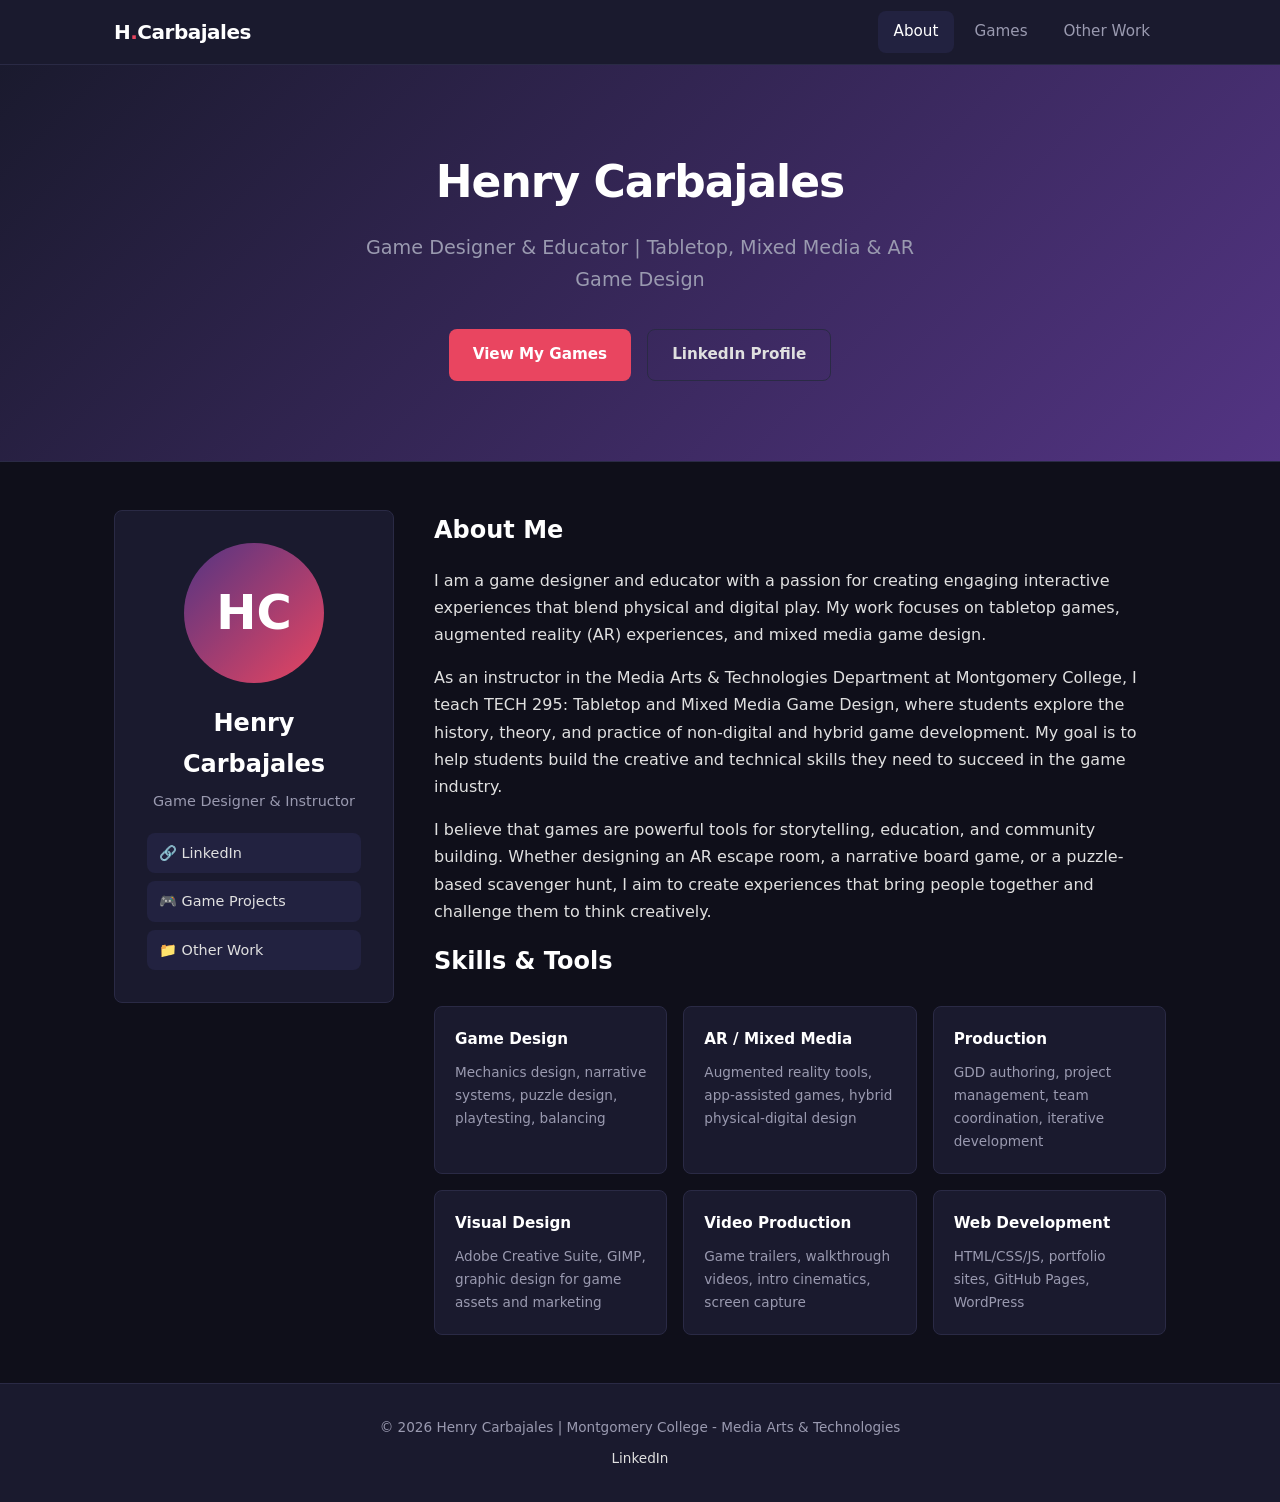
<file: index.html>
<!DOCTYPE html>
<html lang="en">
<head>
  <meta charset="UTF-8">
  <meta name="viewport" content="width=device-width, initial-scale=1.0">
  <title>Henry Carbajales - Game Design Portfolio</title>
  <link rel="stylesheet" href="css/style.css">
</head>
<body>

  <!-- Navigation -->
  <nav class="navbar">
    <div class="navbar-inner">
      <a href="index.html" class="navbar-brand">H<span>.</span>Carbajales</a>
      <button class="nav-toggle" aria-label="Toggle navigation">&#9776;</button>
      <ul class="nav-links">
        <li><a href="index.html">About</a></li>
        <li><a href="games.html">Games</a></li>
        <li><a href="other-work.html">Other Work</a></li>
      </ul>
    </div>
  </nav>

  <!-- Hero Section -->
  <section class="hero">
    <h1>Henry Carbajales</h1>
    <p class="subtitle">Game Designer &amp; Educator | Tabletop, Mixed Media &amp; AR Game Design</p>
    <div class="cta-links">
      <a href="games.html" class="btn btn-primary">View My Games</a>
      <a href="https://www.linkedin.com/in/hcarbajales" target="_blank" rel="noopener" class="btn btn-outline">LinkedIn Profile</a>
    </div>
  </section>

  <!-- About Content -->
  <div class="container">
    <div class="about-grid">

      <!-- Profile Card -->
      <div class="profile-card">
        <div class="profile-avatar">HC</div>
        <h2>Henry Carbajales</h2>
        <p class="role">Game Designer &amp; Instructor</p>
        <div class="profile-links">
          <a href="https://www.linkedin.com/in/hcarbajales" target="_blank" rel="noopener">
            &#128279; LinkedIn
          </a>
          <a href="games.html">
            &#127918; Game Projects
          </a>
          <a href="other-work.html">
            &#128193; Other Work
          </a>
        </div>
      </div>

      <!-- About Text -->
      <div class="about-content">
        <h2>About Me</h2>
        <p>
          I am a game designer and educator with a passion for creating engaging interactive
          experiences that blend physical and digital play. My work focuses on tabletop games,
          augmented reality (AR) experiences, and mixed media game design.
        </p>
        <p>
          As an instructor in the Media Arts &amp; Technologies Department at Montgomery College,
          I teach TECH 295: Tabletop and Mixed Media Game Design, where students explore the
          history, theory, and practice of non-digital and hybrid game development. My goal is
          to help students build the creative and technical skills they need to succeed in the
          game industry.
        </p>
        <p>
          I believe that games are powerful tools for storytelling, education, and community
          building. Whether designing an AR escape room, a narrative board game, or a puzzle-based
          scavenger hunt, I aim to create experiences that bring people together and challenge
          them to think creatively.
        </p>

        <h2>Skills &amp; Tools</h2>
        <div class="skills-grid">
          <div class="skill-card">
            <h3>Game Design</h3>
            <p>Mechanics design, narrative systems, puzzle design, playtesting, balancing</p>
          </div>
          <div class="skill-card">
            <h3>AR / Mixed Media</h3>
            <p>Augmented reality tools, app-assisted games, hybrid physical-digital design</p>
          </div>
          <div class="skill-card">
            <h3>Production</h3>
            <p>GDD authoring, project management, team coordination, iterative development</p>
          </div>
          <div class="skill-card">
            <h3>Visual Design</h3>
            <p>Adobe Creative Suite, GIMP, graphic design for game assets and marketing</p>
          </div>
          <div class="skill-card">
            <h3>Video Production</h3>
            <p>Game trailers, walkthrough videos, intro cinematics, screen capture</p>
          </div>
          <div class="skill-card">
            <h3>Web Development</h3>
            <p>HTML/CSS/JS, portfolio sites, GitHub Pages, WordPress</p>
          </div>
        </div>
      </div>
    </div>
  </div>

  <!-- Footer -->
  <footer class="footer">
    <p>&copy; 2026 Henry Carbajales | Montgomery College - Media Arts &amp; Technologies</p>
    <p style="margin-top: 0.5rem;">
      <a href="https://www.linkedin.com/in/hcarbajales" target="_blank" rel="noopener">LinkedIn</a>
    </p>
  </footer>

  <script src="js/main.js"></script>
</body>
</html>
</file>
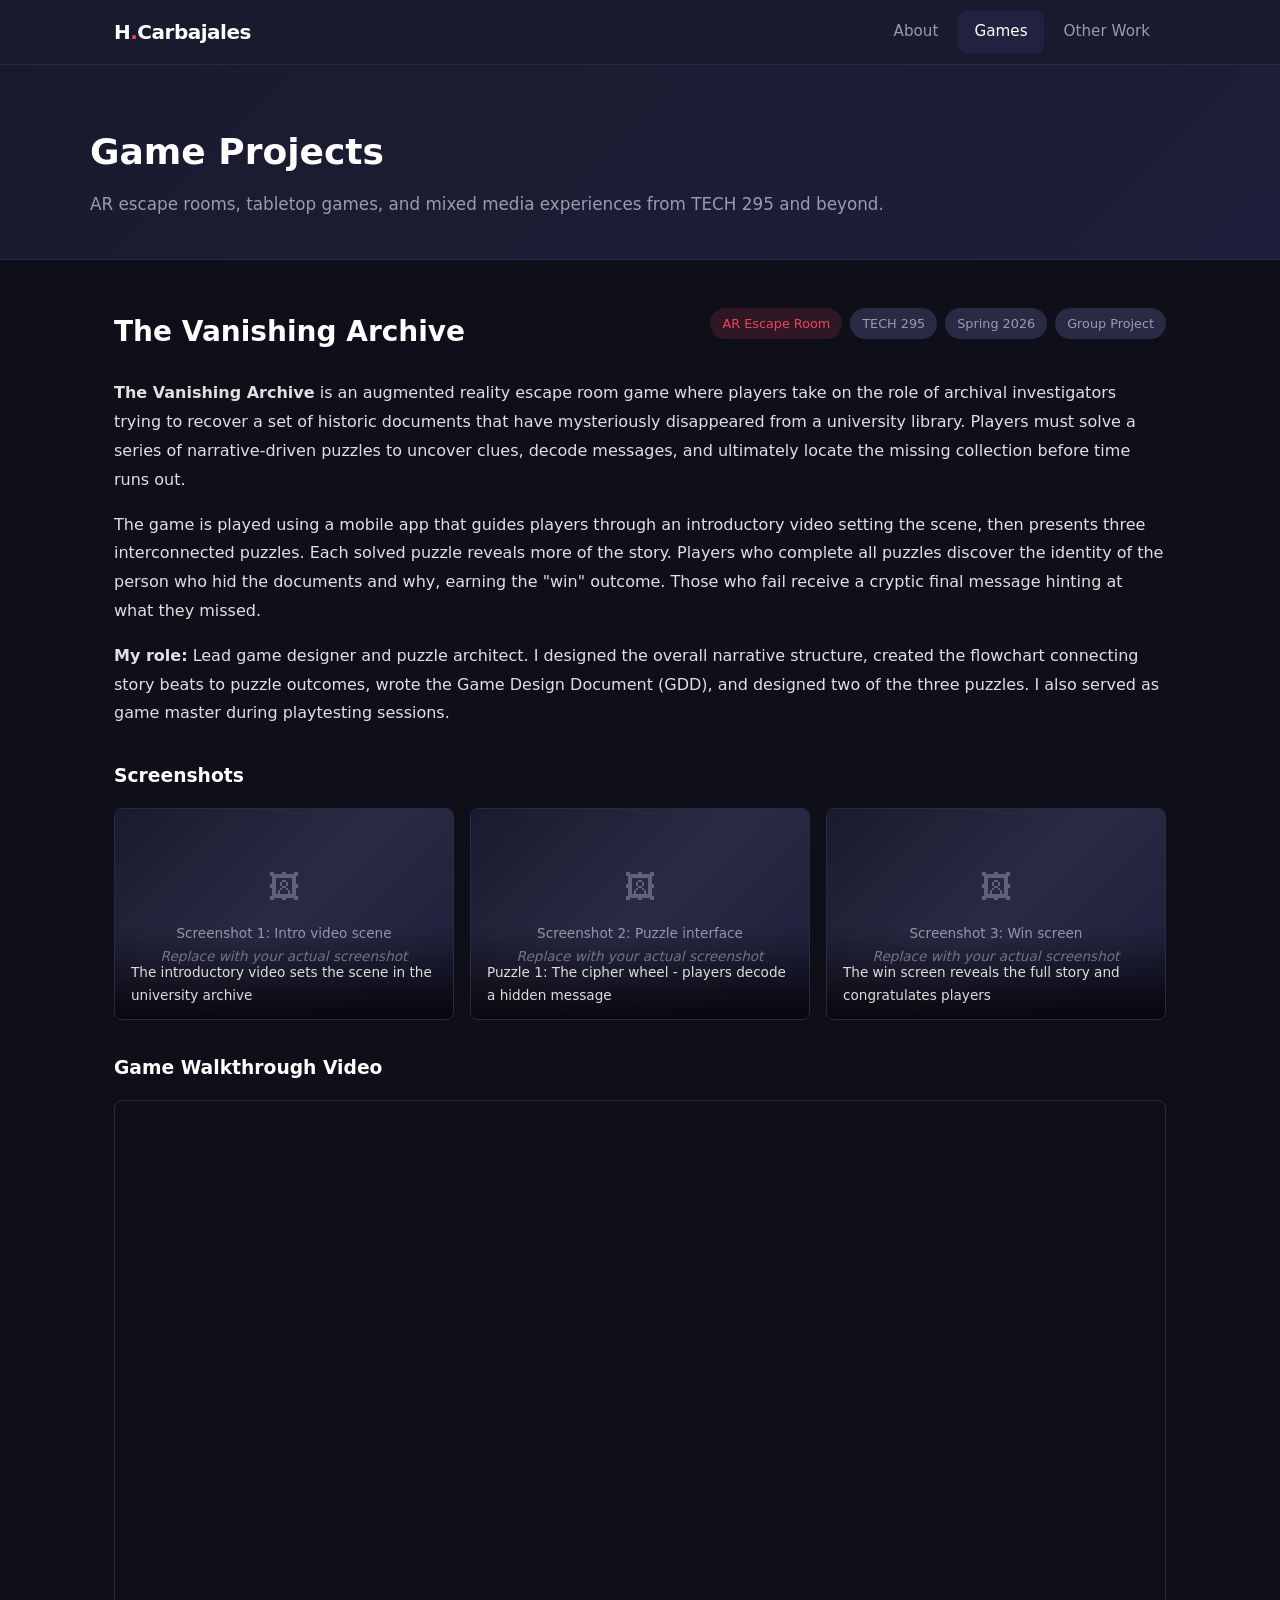
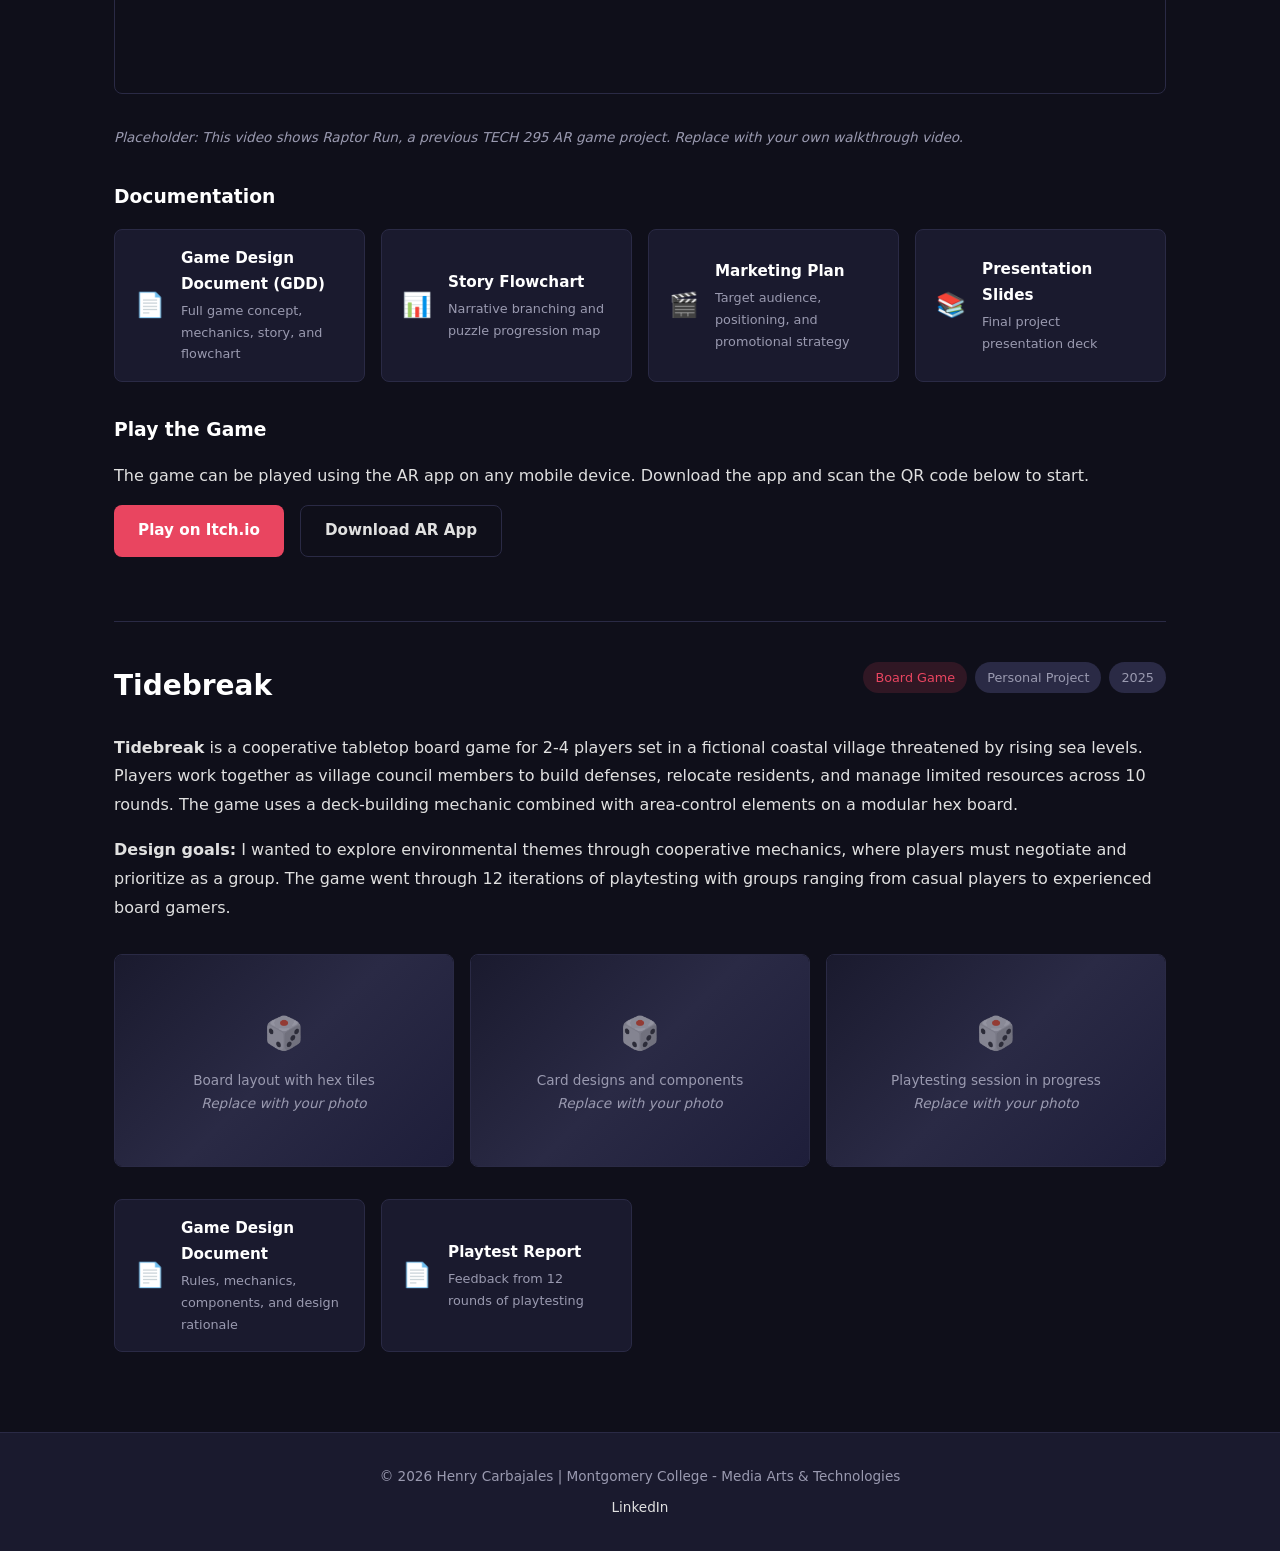
<file: games.html>
<!DOCTYPE html>
<html lang="en">
<head>
  <meta charset="UTF-8">
  <meta name="viewport" content="width=device-width, initial-scale=1.0">
  <title>Games - Henry Carbajales</title>
  <link rel="stylesheet" href="css/style.css">
</head>
<body>

  <!-- Navigation -->
  <nav class="navbar">
    <div class="navbar-inner">
      <a href="index.html" class="navbar-brand">H<span>.</span>Carbajales</a>
      <button class="nav-toggle" aria-label="Toggle navigation">&#9776;</button>
      <ul class="nav-links">
        <li><a href="index.html">About</a></li>
        <li><a href="games.html">Games</a></li>
        <li><a href="other-work.html">Other Work</a></li>
      </ul>
    </div>
  </nav>

  <!-- Page Header -->
  <div class="page-header">
    <h1>Game Projects</h1>
    <p>AR escape rooms, tabletop games, and mixed media experiences from TECH 295 and beyond.</p>
  </div>

  <div class="container">

    <!-- ==================== -->
    <!-- Game Project 1: AR Escape Room -->
    <!-- ==================== -->
    <section class="project-section">
      <div class="project-header">
        <h2>The Vanishing Archive</h2>
        <div class="project-tags">
          <span class="tag primary">AR Escape Room</span>
          <span class="tag">TECH 295</span>
          <span class="tag">Spring 2026</span>
          <span class="tag">Group Project</span>
        </div>
      </div>

      <div class="project-description">
        <p>
          <strong>The Vanishing Archive</strong> is an augmented reality escape room game where
          players take on the role of archival investigators trying to recover a set of historic
          documents that have mysteriously disappeared from a university library. Players must
          solve a series of narrative-driven puzzles to uncover clues, decode messages, and
          ultimately locate the missing collection before time runs out.
        </p>
        <p>
          The game is played using a mobile app that guides players through an introductory
          video setting the scene, then presents three interconnected puzzles. Each solved
          puzzle reveals more of the story. Players who complete all puzzles discover the
          identity of the person who hid the documents and why, earning the "win" outcome.
          Those who fail receive a cryptic final message hinting at what they missed.
        </p>
        <p>
          <strong>My role:</strong> Lead game designer and puzzle architect. I designed the
          overall narrative structure, created the flowchart connecting story beats to puzzle
          outcomes, wrote the Game Design Document (GDD), and designed two of the three puzzles.
          I also served as game master during playtesting sessions.
        </p>
      </div>

      <!-- Screenshots -->
      <h3 style="color: var(--color-heading); margin-bottom: 1rem;">Screenshots</h3>
      <div class="gallery">
        <div class="gallery-item">
          <div class="gallery-placeholder">
            <div class="icon">&#128444;</div>
            <div>Screenshot 1: Intro video scene<br><em>Replace with your actual screenshot</em></div>
          </div>
          <div class="gallery-caption">The introductory video sets the scene in the university archive</div>
        </div>
        <div class="gallery-item">
          <div class="gallery-placeholder">
            <div class="icon">&#128444;</div>
            <div>Screenshot 2: Puzzle interface<br><em>Replace with your actual screenshot</em></div>
          </div>
          <div class="gallery-caption">Puzzle 1: The cipher wheel - players decode a hidden message</div>
        </div>
        <div class="gallery-item">
          <div class="gallery-placeholder">
            <div class="icon">&#128444;</div>
            <div>Screenshot 3: Win screen<br><em>Replace with your actual screenshot</em></div>
          </div>
          <div class="gallery-caption">The win screen reveals the full story and congratulates players</div>
        </div>
      </div>

      <!-- Video -->
      <h3 style="color: var(--color-heading); margin-bottom: 1rem;">Game Walkthrough Video</h3>
      <div class="video-container">
        <!-- Example: Using the Raptor Run video as a placeholder -->
        <iframe
          src="https://www.youtube.com/embed/H5SM3UMKlGk"
          title="Game Walkthrough - The Vanishing Archive"
          allow="accelerometer; autoplay; clipboard-write; encrypted-media; gyroscope; picture-in-picture"
          allowfullscreen>
        </iframe>
      </div>
      <p style="color: var(--color-text-muted); font-size: 0.85rem; margin-bottom: 2rem;">
        <em>Placeholder: This video shows Raptor Run, a previous TECH 295 AR game project.
        Replace with your own walkthrough video.</em>
      </p>

      <!-- Documentation Links -->
      <h3 style="color: var(--color-heading); margin-bottom: 1rem;">Documentation</h3>
      <div class="doc-links">
        <a href="#" class="doc-link">
          <span class="doc-icon">&#128196;</span>
          <div class="doc-info">
            <h4>Game Design Document (GDD)</h4>
            <p>Full game concept, mechanics, story, and flowchart</p>
          </div>
        </a>
        <a href="#" class="doc-link">
          <span class="doc-icon">&#128202;</span>
          <div class="doc-info">
            <h4>Story Flowchart</h4>
            <p>Narrative branching and puzzle progression map</p>
          </div>
        </a>
        <a href="#" class="doc-link">
          <span class="doc-icon">&#127916;</span>
          <div class="doc-info">
            <h4>Marketing Plan</h4>
            <p>Target audience, positioning, and promotional strategy</p>
          </div>
        </a>
        <a href="#" class="doc-link">
          <span class="doc-icon">&#128218;</span>
          <div class="doc-info">
            <h4>Presentation Slides</h4>
            <p>Final project presentation deck</p>
          </div>
        </a>
      </div>

      <!-- Play Link -->
      <h3 style="color: var(--color-heading); margin-bottom: 1rem;">Play the Game</h3>
      <p style="margin-bottom: 1rem;">
        The game can be played using the AR app on any mobile device. Download the app and
        scan the QR code below to start.
      </p>
      <div style="display: flex; gap: 1rem; flex-wrap: wrap;">
        <a href="#" class="btn btn-primary">Play on Itch.io</a>
        <a href="#" class="btn btn-outline">Download AR App</a>
      </div>
    </section>

    <hr class="section-divider">

    <!-- ==================== -->
    <!-- Game Project 2: Board Game -->
    <!-- ==================== -->
    <section class="project-section">
      <div class="project-header">
        <h2>Tidebreak</h2>
        <div class="project-tags">
          <span class="tag primary">Board Game</span>
          <span class="tag">Personal Project</span>
          <span class="tag">2025</span>
        </div>
      </div>

      <div class="project-description">
        <p>
          <strong>Tidebreak</strong> is a cooperative tabletop board game for 2-4 players set in
          a fictional coastal village threatened by rising sea levels. Players work together as
          village council members to build defenses, relocate residents, and manage limited
          resources across 10 rounds. The game uses a deck-building mechanic combined with
          area-control elements on a modular hex board.
        </p>
        <p>
          <strong>Design goals:</strong> I wanted to explore environmental themes through
          cooperative mechanics, where players must negotiate and prioritize as a group.
          The game went through 12 iterations of playtesting with groups ranging from casual
          players to experienced board gamers.
        </p>
      </div>

      <!-- Screenshots -->
      <div class="gallery">
        <div class="gallery-item">
          <div class="gallery-placeholder">
            <div class="icon">&#127922;</div>
            <div>Board layout with hex tiles<br><em>Replace with your photo</em></div>
          </div>
        </div>
        <div class="gallery-item">
          <div class="gallery-placeholder">
            <div class="icon">&#127922;</div>
            <div>Card designs and components<br><em>Replace with your photo</em></div>
          </div>
        </div>
        <div class="gallery-item">
          <div class="gallery-placeholder">
            <div class="icon">&#127922;</div>
            <div>Playtesting session in progress<br><em>Replace with your photo</em></div>
          </div>
        </div>
      </div>

      <div class="doc-links">
        <a href="#" class="doc-link">
          <span class="doc-icon">&#128196;</span>
          <div class="doc-info">
            <h4>Game Design Document</h4>
            <p>Rules, mechanics, components, and design rationale</p>
          </div>
        </a>
        <a href="#" class="doc-link">
          <span class="doc-icon">&#128196;</span>
          <div class="doc-info">
            <h4>Playtest Report</h4>
            <p>Feedback from 12 rounds of playtesting</p>
          </div>
        </a>
      </div>
    </section>

  </div>

  <!-- Footer -->
  <footer class="footer">
    <p>&copy; 2026 Henry Carbajales | Montgomery College - Media Arts &amp; Technologies</p>
    <p style="margin-top: 0.5rem;">
      <a href="https://www.linkedin.com/in/hcarbajales" target="_blank" rel="noopener">LinkedIn</a>
    </p>
  </footer>

  <script src="js/main.js"></script>
</body>
</html>
</file>
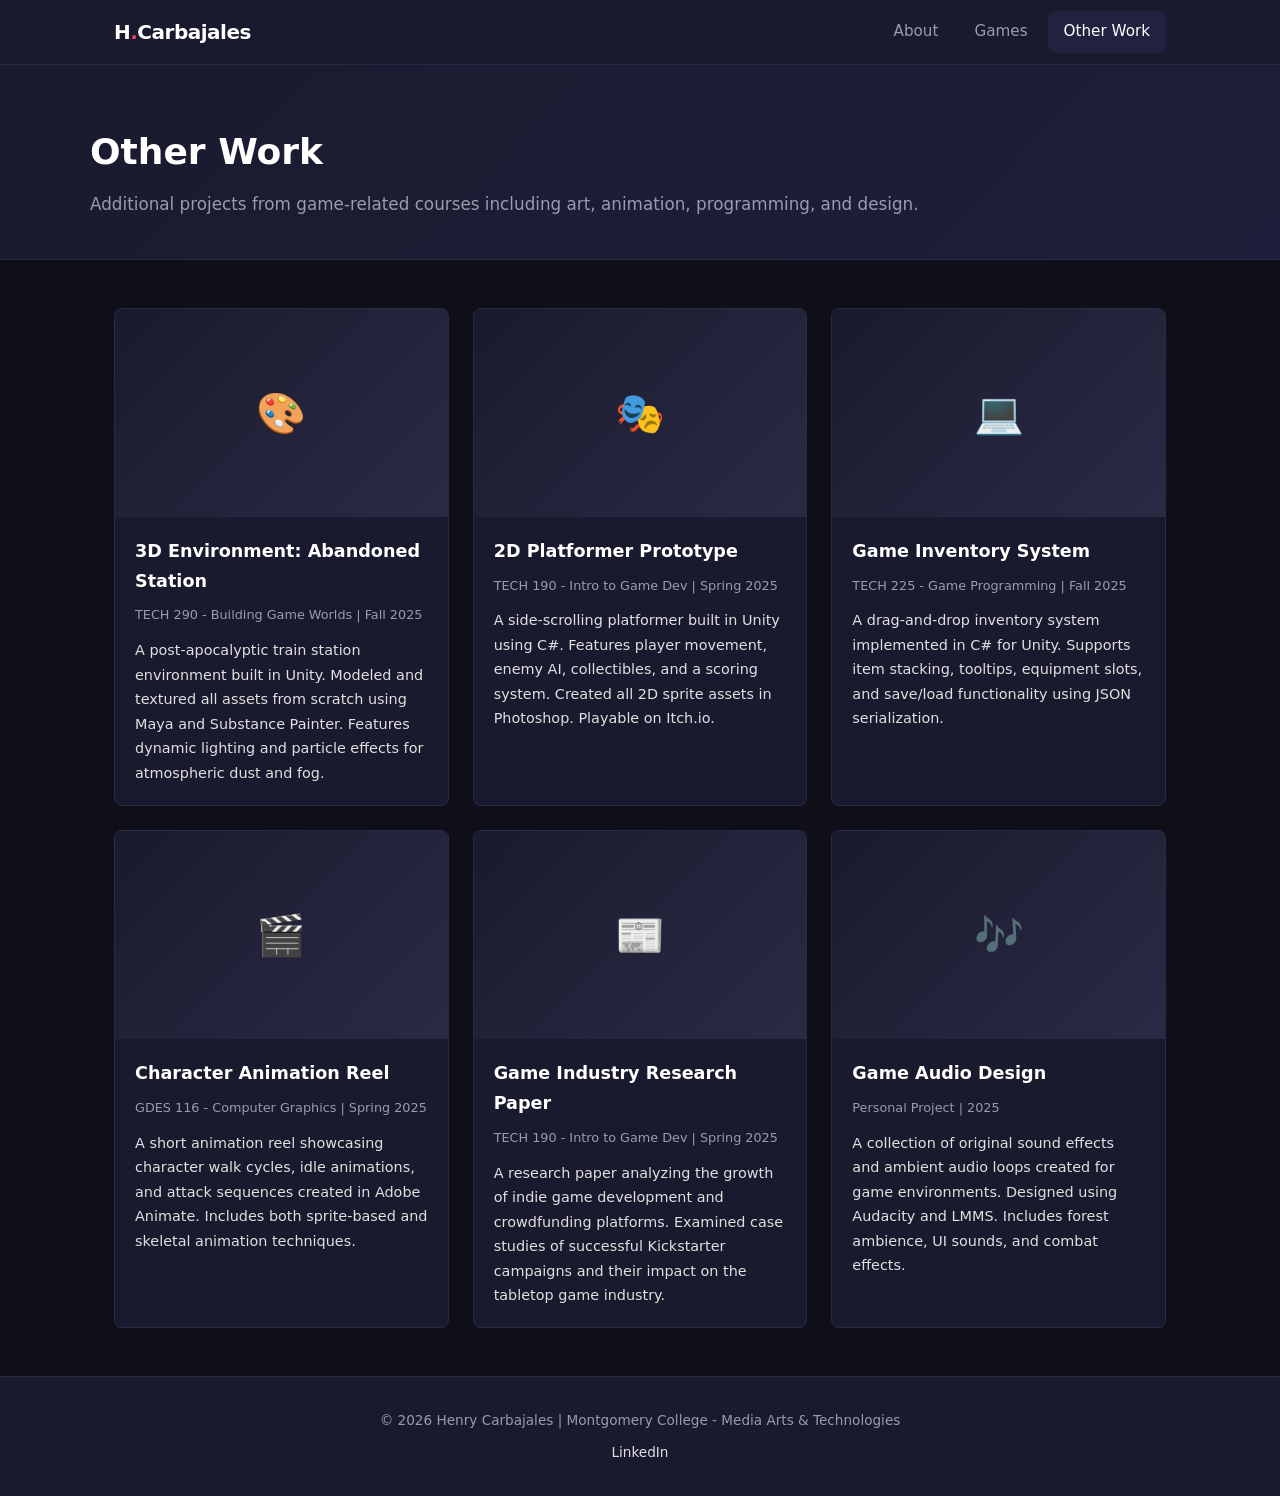
<file: other-work.html>
<!DOCTYPE html>
<html lang="en">
<head>
  <meta charset="UTF-8">
  <meta name="viewport" content="width=device-width, initial-scale=1.0">
  <title>Other Work - Henry Carbajales</title>
  <link rel="stylesheet" href="css/style.css">
</head>
<body>

  <!-- Navigation -->
  <nav class="navbar">
    <div class="navbar-inner">
      <a href="index.html" class="navbar-brand">H<span>.</span>Carbajales</a>
      <button class="nav-toggle" aria-label="Toggle navigation">&#9776;</button>
      <ul class="nav-links">
        <li><a href="index.html">About</a></li>
        <li><a href="games.html">Games</a></li>
        <li><a href="other-work.html">Other Work</a></li>
      </ul>
    </div>
  </nav>

  <!-- Page Header -->
  <div class="page-header">
    <h1>Other Work</h1>
    <p>Additional projects from game-related courses including art, animation, programming, and design.</p>
  </div>

  <div class="container">

    <div class="work-grid">

      <!-- Work Card 1 -->
      <div class="work-card">
        <div class="work-card-image">&#127912;</div>
        <div class="work-card-body">
          <h3>3D Environment: Abandoned Station</h3>
          <p class="work-meta">TECH 290 - Building Game Worlds | Fall 2025</p>
          <p>
            A post-apocalyptic train station environment built in Unity. Modeled and textured
            all assets from scratch using Maya and Substance Painter. Features dynamic lighting
            and particle effects for atmospheric dust and fog.
          </p>
        </div>
      </div>

      <!-- Work Card 2 -->
      <div class="work-card">
        <div class="work-card-image">&#127917;</div>
        <div class="work-card-body">
          <h3>2D Platformer Prototype</h3>
          <p class="work-meta">TECH 190 - Intro to Game Dev | Spring 2025</p>
          <p>
            A side-scrolling platformer built in Unity using C#. Features player movement,
            enemy AI, collectibles, and a scoring system. Created all 2D sprite assets in
            Photoshop. Playable on Itch.io.
          </p>
        </div>
      </div>

      <!-- Work Card 3 -->
      <div class="work-card">
        <div class="work-card-image">&#128187;</div>
        <div class="work-card-body">
          <h3>Game Inventory System</h3>
          <p class="work-meta">TECH 225 - Game Programming | Fall 2025</p>
          <p>
            A drag-and-drop inventory system implemented in C# for Unity. Supports item
            stacking, tooltips, equipment slots, and save/load functionality using JSON
            serialization.
          </p>
        </div>
      </div>

      <!-- Work Card 4 -->
      <div class="work-card">
        <div class="work-card-image">&#127916;</div>
        <div class="work-card-body">
          <h3>Character Animation Reel</h3>
          <p class="work-meta">GDES 116 - Computer Graphics | Spring 2025</p>
          <p>
            A short animation reel showcasing character walk cycles, idle animations, and
            attack sequences created in Adobe Animate. Includes both sprite-based and
            skeletal animation techniques.
          </p>
        </div>
      </div>

      <!-- Work Card 5 -->
      <div class="work-card">
        <div class="work-card-image">&#128240;</div>
        <div class="work-card-body">
          <h3>Game Industry Research Paper</h3>
          <p class="work-meta">TECH 190 - Intro to Game Dev | Spring 2025</p>
          <p>
            A research paper analyzing the growth of indie game development and crowdfunding
            platforms. Examined case studies of successful Kickstarter campaigns and their
            impact on the tabletop game industry.
          </p>
        </div>
      </div>

      <!-- Work Card 6 -->
      <div class="work-card">
        <div class="work-card-image">&#127926;</div>
        <div class="work-card-body">
          <h3>Game Audio Design</h3>
          <p class="work-meta">Personal Project | 2025</p>
          <p>
            A collection of original sound effects and ambient audio loops created for game
            environments. Designed using Audacity and LMMS. Includes forest ambience, UI
            sounds, and combat effects.
          </p>
        </div>
      </div>

    </div>
  </div>

  <!-- Footer -->
  <footer class="footer">
    <p>&copy; 2026 Henry Carbajales | Montgomery College - Media Arts &amp; Technologies</p>
    <p style="margin-top: 0.5rem;">
      <a href="https://www.linkedin.com/in/hcarbajales" target="_blank" rel="noopener">LinkedIn</a>
    </p>
  </footer>

  <script src="js/main.js"></script>
</body>
</html>
</file>
<file: css/style.css>
/* ============================================
   Game Design Portfolio - TECH 295 Example
   Montgomery College - Media Arts & Technologies
   ============================================ */

/* --- Reset & Base --- */
*, *::before, *::after {
  box-sizing: border-box;
  margin: 0;
  padding: 0;
}

:root {
  --color-bg: #0f0f1a;
  --color-surface: #1a1a2e;
  --color-surface-hover: #222240;
  --color-accent: #e94560;
  --color-accent-dim: #c13550;
  --color-secondary: #533483;
  --color-text: #e0e0e0;
  --color-text-muted: #9a9ab0;
  --color-heading: #ffffff;
  --color-border: #2a2a45;
  --color-tag-bg: #2a2a45;
  --font-body: 'Segoe UI', system-ui, -apple-system, sans-serif;
  --font-heading: 'Segoe UI', system-ui, -apple-system, sans-serif;
  --max-width: 1100px;
  --radius: 8px;
  --shadow: 0 4px 20px rgba(0, 0, 0, 0.3);
}

html {
  scroll-behavior: smooth;
}

body {
  font-family: var(--font-body);
  background-color: var(--color-bg);
  color: var(--color-text);
  line-height: 1.7;
  min-height: 100vh;
}

a {
  color: var(--color-accent);
  text-decoration: none;
  transition: color 0.2s;
}

a:hover {
  color: #ff6b81;
}

img {
  max-width: 100%;
  height: auto;
  display: block;
}

/* --- Navigation --- */
.navbar {
  background: var(--color-surface);
  border-bottom: 1px solid var(--color-border);
  position: sticky;
  top: 0;
  z-index: 100;
}

.navbar-inner {
  max-width: var(--max-width);
  margin: 0 auto;
  padding: 0 1.5rem;
  display: flex;
  justify-content: space-between;
  align-items: center;
  height: 64px;
}

.navbar-brand {
  font-size: 1.25rem;
  font-weight: 700;
  color: var(--color-heading);
  letter-spacing: -0.5px;
}

.navbar-brand span {
  color: var(--color-accent);
}

.nav-links {
  display: flex;
  list-style: none;
  gap: 0.25rem;
}

.nav-links a {
  display: block;
  padding: 0.5rem 1rem;
  color: var(--color-text-muted);
  font-size: 0.95rem;
  font-weight: 500;
  border-radius: var(--radius);
  transition: all 0.2s;
}

.nav-links a:hover,
.nav-links a.active {
  color: var(--color-heading);
  background: var(--color-surface-hover);
}

.nav-toggle {
  display: none;
  background: none;
  border: none;
  color: var(--color-text);
  font-size: 1.5rem;
  cursor: pointer;
  padding: 0.5rem;
}

/* --- Hero Section --- */
.hero {
  background: linear-gradient(135deg, var(--color-surface) 0%, var(--color-secondary) 100%);
  padding: 5rem 1.5rem;
  text-align: center;
  border-bottom: 1px solid var(--color-border);
}

.hero h1 {
  font-family: var(--font-heading);
  font-size: 2.75rem;
  font-weight: 800;
  color: var(--color-heading);
  margin-bottom: 0.75rem;
  letter-spacing: -1px;
}

.hero .subtitle {
  font-size: 1.2rem;
  color: var(--color-text-muted);
  max-width: 600px;
  margin: 0 auto 2rem;
}

.hero .cta-links {
  display: flex;
  gap: 1rem;
  justify-content: center;
  flex-wrap: wrap;
}

.btn {
  display: inline-flex;
  align-items: center;
  gap: 0.5rem;
  padding: 0.75rem 1.5rem;
  border-radius: var(--radius);
  font-weight: 600;
  font-size: 0.95rem;
  transition: all 0.2s;
  border: none;
  cursor: pointer;
}

.btn-primary {
  background: var(--color-accent);
  color: #fff;
}

.btn-primary:hover {
  background: var(--color-accent-dim);
  color: #fff;
}

.btn-outline {
  background: transparent;
  color: var(--color-text);
  border: 1px solid var(--color-border);
}

.btn-outline:hover {
  background: var(--color-surface-hover);
  color: var(--color-heading);
}

/* --- Page Header --- */
.page-header {
  background: linear-gradient(135deg, var(--color-surface) 0%, #1e1e3a 100%);
  padding: 3.5rem 1.5rem 2.5rem;
  border-bottom: 1px solid var(--color-border);
}

.page-header h1 {
  font-size: 2.25rem;
  font-weight: 800;
  color: var(--color-heading);
  max-width: var(--max-width);
  margin: 0 auto;
}

.page-header p {
  color: var(--color-text-muted);
  max-width: var(--max-width);
  margin: 0.5rem auto 0;
  font-size: 1.05rem;
}

/* --- Main Content --- */
.container {
  max-width: var(--max-width);
  margin: 0 auto;
  padding: 3rem 1.5rem;
}

/* --- About Section --- */
.about-grid {
  display: grid;
  grid-template-columns: 280px 1fr;
  gap: 2.5rem;
  align-items: start;
}

.profile-card {
  background: var(--color-surface);
  border: 1px solid var(--color-border);
  border-radius: var(--radius);
  padding: 2rem;
  text-align: center;
}

.profile-avatar {
  width: 140px;
  height: 140px;
  border-radius: 50%;
  background: linear-gradient(135deg, var(--color-secondary), var(--color-accent));
  margin: 0 auto 1.25rem;
  display: flex;
  align-items: center;
  justify-content: center;
  font-size: 3rem;
  color: #fff;
  font-weight: 700;
}

.profile-card h2 {
  color: var(--color-heading);
  margin-bottom: 0.25rem;
}

.profile-card .role {
  color: var(--color-text-muted);
  font-size: 0.9rem;
  margin-bottom: 1.25rem;
}

.profile-links {
  display: flex;
  flex-direction: column;
  gap: 0.5rem;
}

.profile-links a {
  display: flex;
  align-items: center;
  gap: 0.5rem;
  padding: 0.5rem 0.75rem;
  background: var(--color-surface-hover);
  border-radius: var(--radius);
  color: var(--color-text);
  font-size: 0.9rem;
}

.profile-links a:hover {
  color: var(--color-accent);
}

.about-content h2 {
  font-size: 1.5rem;
  color: var(--color-heading);
  margin-bottom: 1rem;
}

.about-content p {
  margin-bottom: 1rem;
}

.skills-grid {
  display: grid;
  grid-template-columns: repeat(auto-fill, minmax(200px, 1fr));
  gap: 1rem;
  margin-top: 1.5rem;
}

.skill-card {
  background: var(--color-surface);
  border: 1px solid var(--color-border);
  border-radius: var(--radius);
  padding: 1.25rem;
}

.skill-card h3 {
  color: var(--color-heading);
  font-size: 0.95rem;
  margin-bottom: 0.5rem;
}

.skill-card p {
  color: var(--color-text-muted);
  font-size: 0.85rem;
  margin: 0;
}

/* --- Game Project Cards --- */
.project-section {
  margin-bottom: 4rem;
}

.project-section:last-child {
  margin-bottom: 0;
}

.project-header {
  display: flex;
  justify-content: space-between;
  align-items: flex-start;
  margin-bottom: 1.5rem;
  flex-wrap: wrap;
  gap: 1rem;
}

.project-header h2 {
  font-size: 1.75rem;
  color: var(--color-heading);
}

.project-tags {
  display: flex;
  gap: 0.5rem;
  flex-wrap: wrap;
}

.tag {
  display: inline-block;
  padding: 0.3rem 0.75rem;
  background: var(--color-tag-bg);
  border-radius: 100px;
  font-size: 0.8rem;
  color: var(--color-text-muted);
  font-weight: 500;
}

.tag.primary {
  background: rgba(233, 69, 96, 0.15);
  color: var(--color-accent);
}

.project-description {
  margin-bottom: 2rem;
  line-height: 1.8;
}

.project-description p {
  margin-bottom: 1rem;
}

/* --- Screenshot Gallery --- */
.gallery {
  display: grid;
  grid-template-columns: repeat(auto-fill, minmax(300px, 1fr));
  gap: 1rem;
  margin-bottom: 2rem;
}

.gallery-item {
  position: relative;
  background: var(--color-surface);
  border: 1px solid var(--color-border);
  border-radius: var(--radius);
  overflow: hidden;
  aspect-ratio: 16 / 10;
}

.gallery-placeholder {
  width: 100%;
  height: 100%;
  display: flex;
  flex-direction: column;
  align-items: center;
  justify-content: center;
  background: linear-gradient(135deg, #1a1a2e 0%, #2a2a45 50%, #1e1e3a 100%);
  color: var(--color-text-muted);
  font-size: 0.85rem;
  text-align: center;
  padding: 1rem;
}

.gallery-placeholder .icon {
  font-size: 2rem;
  margin-bottom: 0.5rem;
  opacity: 0.5;
}

.gallery-caption {
  position: absolute;
  bottom: 0;
  left: 0;
  right: 0;
  background: linear-gradient(transparent, rgba(0,0,0,0.8));
  padding: 2rem 1rem 0.75rem;
  font-size: 0.85rem;
  color: #ddd;
}

/* --- Video Embed --- */
.video-container {
  position: relative;
  padding-bottom: 56.25%;
  height: 0;
  overflow: hidden;
  border-radius: var(--radius);
  border: 1px solid var(--color-border);
  margin-bottom: 2rem;
}

.video-container iframe {
  position: absolute;
  top: 0;
  left: 0;
  width: 100%;
  height: 100%;
  border: none;
}

/* --- Documentation Links --- */
.doc-links {
  display: grid;
  grid-template-columns: repeat(auto-fill, minmax(250px, 1fr));
  gap: 1rem;
  margin-bottom: 2rem;
}

.doc-link {
  display: flex;
  align-items: center;
  gap: 1rem;
  padding: 1rem 1.25rem;
  background: var(--color-surface);
  border: 1px solid var(--color-border);
  border-radius: var(--radius);
  color: var(--color-text);
  transition: all 0.2s;
}

.doc-link:hover {
  border-color: var(--color-accent);
  color: var(--color-heading);
}

.doc-link .doc-icon {
  font-size: 1.5rem;
  flex-shrink: 0;
}

.doc-link .doc-info h4 {
  font-size: 0.95rem;
  color: var(--color-heading);
  margin-bottom: 0.15rem;
}

.doc-link .doc-info p {
  font-size: 0.8rem;
  color: var(--color-text-muted);
  margin: 0;
}

/* --- Other Work Grid --- */
.work-grid {
  display: grid;
  grid-template-columns: repeat(auto-fill, minmax(320px, 1fr));
  gap: 1.5rem;
}

.work-card {
  background: var(--color-surface);
  border: 1px solid var(--color-border);
  border-radius: var(--radius);
  overflow: hidden;
  transition: all 0.2s;
}

.work-card:hover {
  border-color: var(--color-accent);
  transform: translateY(-2px);
  box-shadow: var(--shadow);
}

.work-card-image {
  aspect-ratio: 16 / 10;
  background: linear-gradient(135deg, #1a1a2e, #2a2a45);
  display: flex;
  align-items: center;
  justify-content: center;
  color: var(--color-text-muted);
  font-size: 2.5rem;
}

.work-card-body {
  padding: 1.25rem;
}

.work-card-body h3 {
  color: var(--color-heading);
  font-size: 1.1rem;
  margin-bottom: 0.5rem;
}

.work-card-body .work-meta {
  font-size: 0.8rem;
  color: var(--color-text-muted);
  margin-bottom: 0.75rem;
}

.work-card-body p {
  font-size: 0.9rem;
  color: var(--color-text);
}

/* --- Section Divider --- */
.section-divider {
  border: none;
  border-top: 1px solid var(--color-border);
  margin: 2.5rem 0;
}

/* --- Footer --- */
.footer {
  background: var(--color-surface);
  border-top: 1px solid var(--color-border);
  padding: 2rem 1.5rem;
  text-align: center;
  color: var(--color-text-muted);
  font-size: 0.85rem;
}

.footer a {
  color: var(--color-text);
}

/* --- Responsive --- */
@media (max-width: 768px) {
  .nav-toggle {
    display: block;
  }

  .nav-links {
    display: none;
    position: absolute;
    top: 64px;
    left: 0;
    right: 0;
    background: var(--color-surface);
    border-bottom: 1px solid var(--color-border);
    flex-direction: column;
    padding: 1rem;
  }

  .nav-links.open {
    display: flex;
  }

  .hero h1 {
    font-size: 2rem;
  }

  .about-grid {
    grid-template-columns: 1fr;
  }

  .gallery {
    grid-template-columns: 1fr;
  }

  .work-grid {
    grid-template-columns: 1fr;
  }
}
</file>
